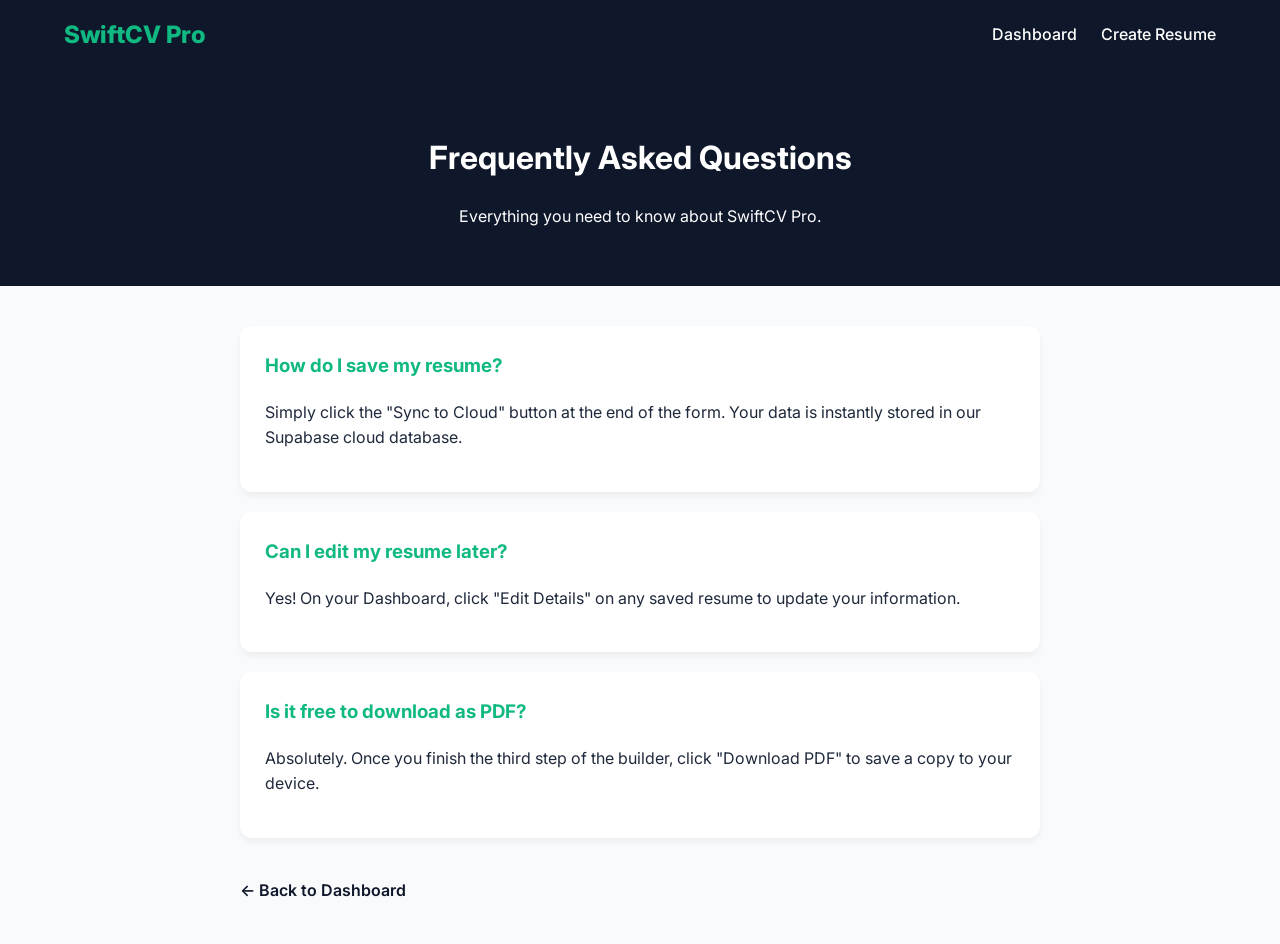
<file: faq.html>
<!DOCTYPE html>
<html lang="en">
<head>
    <meta charset="UTF-8">
    <meta name="viewport" content="width=device-width, initial-scale=1.0">
    <title>SwiftCV Pro | FAQs</title>
    <link href="https://fonts.googleapis.com/css2?family=Inter:wght@400;600;800&display=swap" rel="stylesheet">
    <style>
        :root { --primary: #0f172a; --accent: #10b981; --bg: #f8fafc; }
        body { font-family: 'Inter', sans-serif; background: var(--bg); margin: 0; color: #1e293b; line-height: 1.6; }
        
        .navbar { background: var(--primary); padding: 1rem 5%; display: flex; justify-content: space-between; align-items: center; color: white; }
        .logo span { font-weight: 800; color: var(--accent); font-size: 1.5rem; }
        .nav-links a { color: white; text-decoration: none; margin-left: 20px; font-weight: 500; }

        header { background: var(--primary); color: white; padding: 40px 5%; text-align: center; }
        
        .container { max-width: 800px; margin: 40px auto; padding: 0 20px; }
        .faq-card { background: white; padding: 25px; border-radius: 12px; margin-bottom: 20px; box-shadow: 0 4px 6px rgba(0,0,0,0.05); }
        .faq-card h3 { color: var(--accent); margin-top: 0; }
        
        .btn-back { display: inline-block; margin-top: 20px; color: var(--primary); font-weight: 600; text-decoration: none; }
    </style>
</head>
<body>

    <nav class="navbar">
        <div class="logo"><span>SwiftCV Pro</span></div>
        <div class="nav-links">
            <a href="index.html">Dashboard</a>
            <a href="Form.html">Create Resume</a>
        </div>
    </nav>

    <header>
        <h1>Frequently Asked Questions</h1>
        <p>Everything you need to know about SwiftCV Pro.</p>
    </header>

    <div class="container">
        <div class="faq-card">
            <h3>How do I save my resume?</h3>
            <p>Simply click the "Sync to Cloud" button at the end of the form. Your data is instantly stored in our Supabase cloud database.</p>
        </div>

        <div class="faq-card">
            <h3>Can I edit my resume later?</h3>
            <p>Yes! On your Dashboard, click "Edit Details" on any saved resume to update your information.</p>
        </div>

        <div class="faq-card">
            <h3>Is it free to download as PDF?</h3>
            <p>Absolutely. Once you finish the third step of the builder, click "Download PDF" to save a copy to your device.</p>
        </div>

        <a href="index.html" class="btn-back">← Back to Dashboard</a>
    </div>

</body>
</html>
</file>
